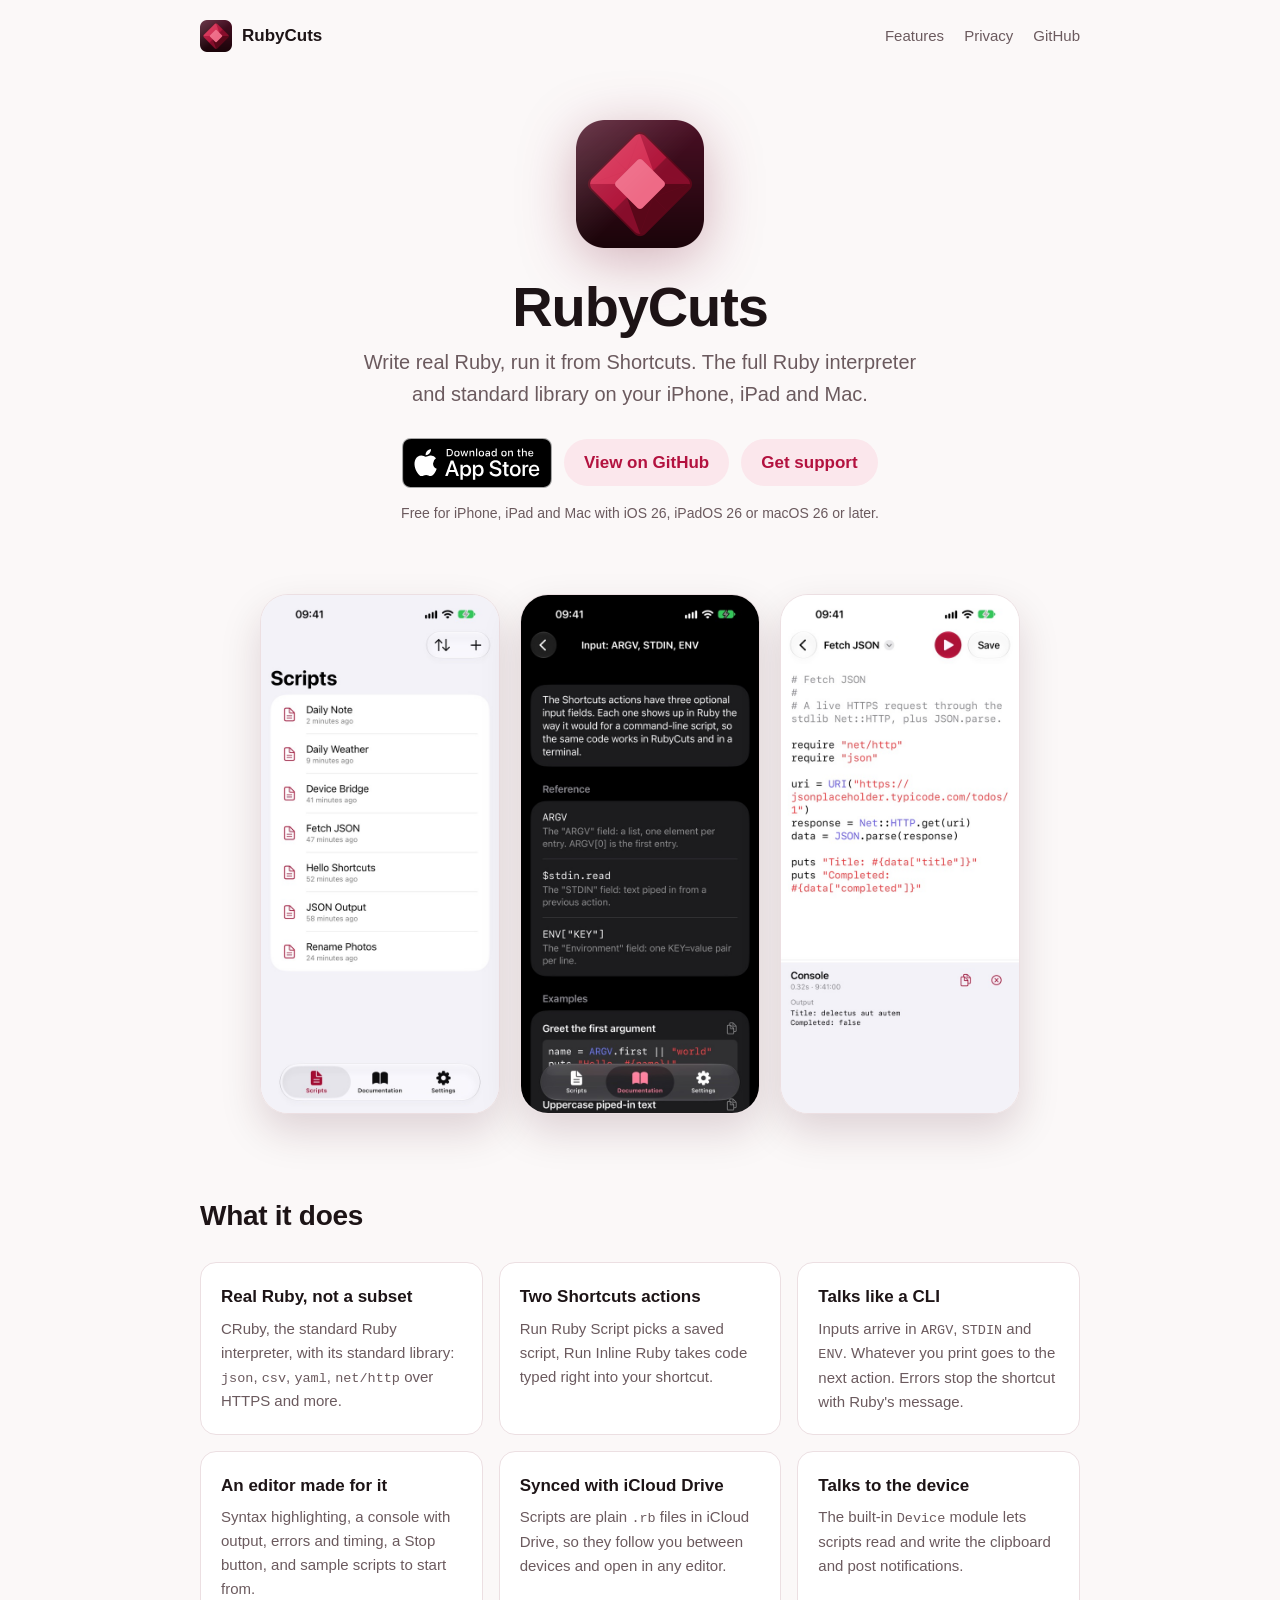
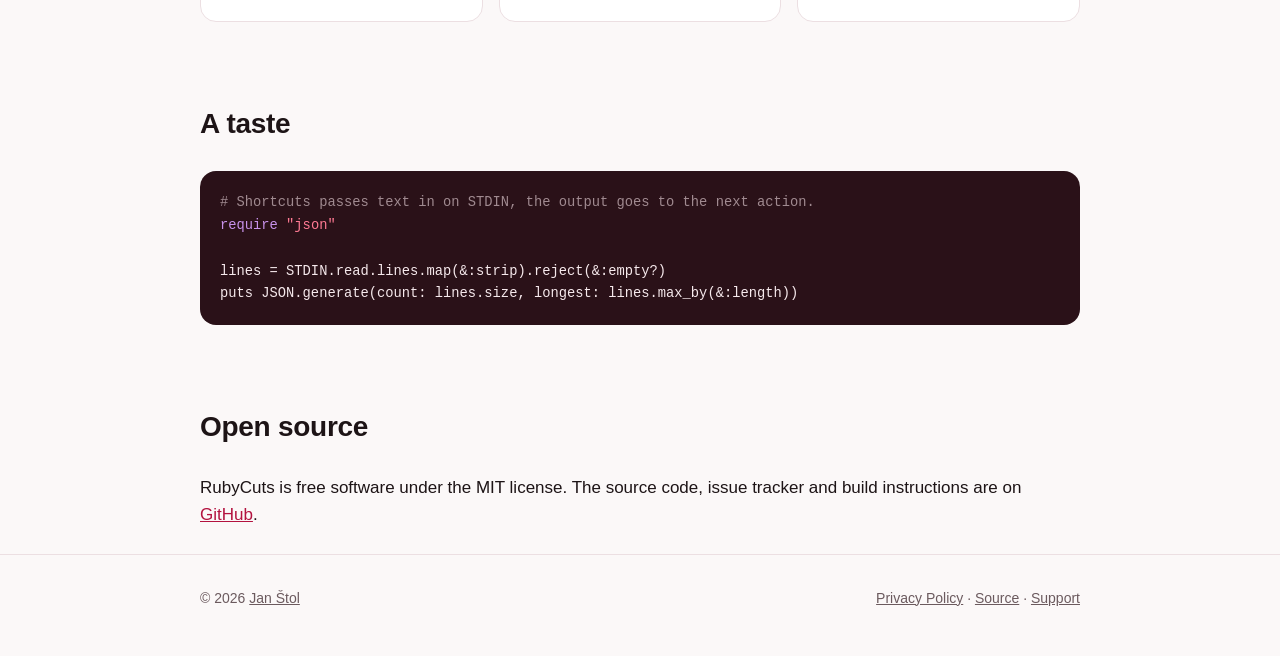
<file: index.html>
<!doctype html>
<html lang="en">
<head>
  <meta charset="utf-8">
  <meta name="viewport" content="width=device-width, initial-scale=1">
  <title>RubyCuts: Ruby scripts for Shortcuts</title>
  <meta name="description" content="Write real Ruby and run it from Apple Shortcuts. RubyCuts brings the full Ruby interpreter and standard library to iPhone, iPad and Mac.">
  <link rel="icon" href="assets/icon.png">
  <link rel="apple-touch-icon" href="assets/icon.png">
  <meta name="apple-itunes-app" content="app-id=6829294399">
  <link rel="stylesheet" href="style.css">
</head>
<body>
  <header class="site-header">
    <div class="wrap">
      <a class="brand" href="./"><img src="assets/icon.png" alt="">RubyCuts</a>
      <nav>
        <a href="#features">Features</a>
        <a href="privacy.html">Privacy</a>
        <a href="https://github.com/janstol/RubyCuts">GitHub</a>
      </nav>
    </div>
  </header>

  <main>
    <div class="hero wrap">
      <img class="icon" src="assets/icon.png" alt="RubyCuts app icon">
      <h1>RubyCuts</h1>
      <p class="tagline">Write real Ruby, run it from Shortcuts. The full Ruby interpreter and standard library on your iPhone, iPad and Mac.</p>
      <div class="buttons">
        <a class="app-store-badge" href="https://apps.apple.com/app/id6829294399">
          <picture>
            <source srcset="assets/app-store-badge-white.svg" media="(prefers-color-scheme: dark)">
            <img src="assets/app-store-badge-black.svg" alt="Download on the App Store" width="150" height="50">
          </picture>
        </a>
        <a class="button secondary" href="https://github.com/janstol/RubyCuts">View on GitHub</a>
        <a class="button secondary" href="https://github.com/janstol/RubyCuts/issues">Get support</a>
      </div>
      <p class="platforms">Free for iPhone, iPad and Mac with iOS 26, iPadOS 26 or macOS 26 or later.</p>
    </div>

    <div class="shots wrap">
      <img src="assets/01-list-light.jpg" alt="The script list on iPhone" loading="lazy">
      <img src="assets/04-documentation-dark.jpg" alt="The built-in documentation, showing the ARGV, STDIN and ENV guide" loading="lazy">
      <img src="assets/03-console-light.jpg" alt="The console showing a script's output" loading="lazy">
    </div>

    <section id="features" class="wrap">
      <h2>What it does</h2>
      <div class="features">
        <div class="feature">
          <h3>Real Ruby, not a subset</h3>
          <p>CRuby, the standard Ruby interpreter, with its standard library: <code>json</code>, <code>csv</code>, <code>yaml</code>, <code>net/http</code> over HTTPS and more.</p>
        </div>
        <div class="feature">
          <h3>Two Shortcuts actions</h3>
          <p>Run Ruby Script picks a saved script, Run Inline Ruby takes code typed right into your shortcut.</p>
        </div>
        <div class="feature">
          <h3>Talks like a CLI</h3>
          <p>Inputs arrive in <code>ARGV</code>, <code>STDIN</code> and <code>ENV</code>. Whatever you print goes to the next action. Errors stop the shortcut with Ruby's message.</p>
        </div>
        <div class="feature">
          <h3>An editor made for it</h3>
          <p>Syntax highlighting, a console with output, errors and timing, a Stop button, and sample scripts to start from.</p>
        </div>
        <div class="feature">
          <h3>Synced with iCloud Drive</h3>
          <p>Scripts are plain <code>.rb</code> files in iCloud Drive, so they follow you between devices and open in any editor.</p>
        </div>
        <div class="feature">
          <h3>Talks to the device</h3>
          <p>The built-in <code>Device</code> module lets scripts read and write the clipboard and post notifications.</p>
        </div>
      </div>
    </section>

    <section class="wrap">
      <h2>A taste</h2>
<pre class="example"><code><span class="c"># Shortcuts passes text in on STDIN, the output goes to the next action.</span>
<span class="k">require</span> <span class="s">"json"</span>

lines = STDIN.read.lines.map(&amp;:strip).reject(&amp;:empty?)
puts JSON.generate(count: lines.size, longest: lines.max_by(&amp;:length))</code></pre>
    </section>

    <section class="wrap">
      <h2>Open source</h2>
      <p>RubyCuts is free software under the MIT license. The source code, issue tracker and build instructions are on <a href="https://github.com/janstol/RubyCuts">GitHub</a>.</p>
    </section>
  </main>

  <footer class="site-footer">
    <div class="wrap">
      <span>&copy; 2026 <a href="https://stol.dev">Jan Štol</a></span>
      <span><a href="privacy.html">Privacy Policy</a> &middot; <a href="https://github.com/janstol/RubyCuts">Source</a> &middot; <a href="https://github.com/janstol/RubyCuts/issues">Support</a></span>
    </div>
  </footer>
</body>
</html>
</file>
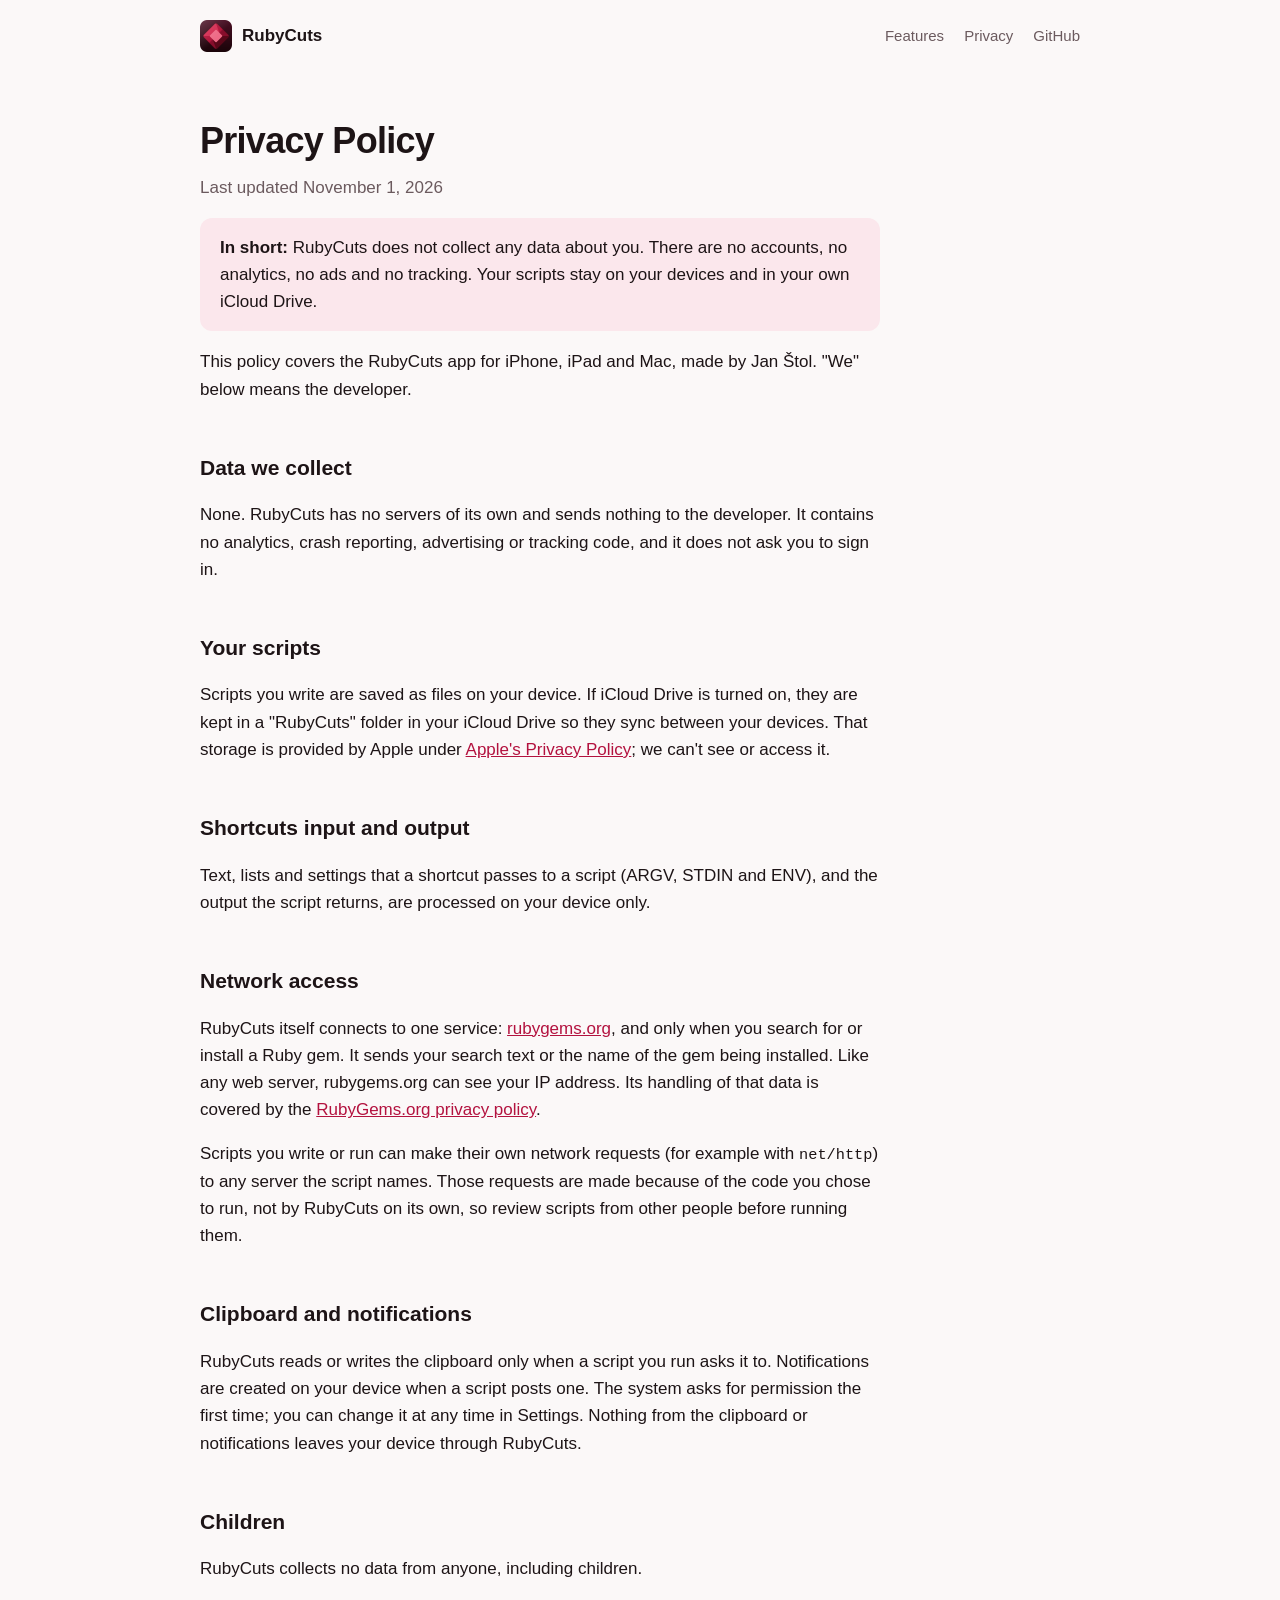
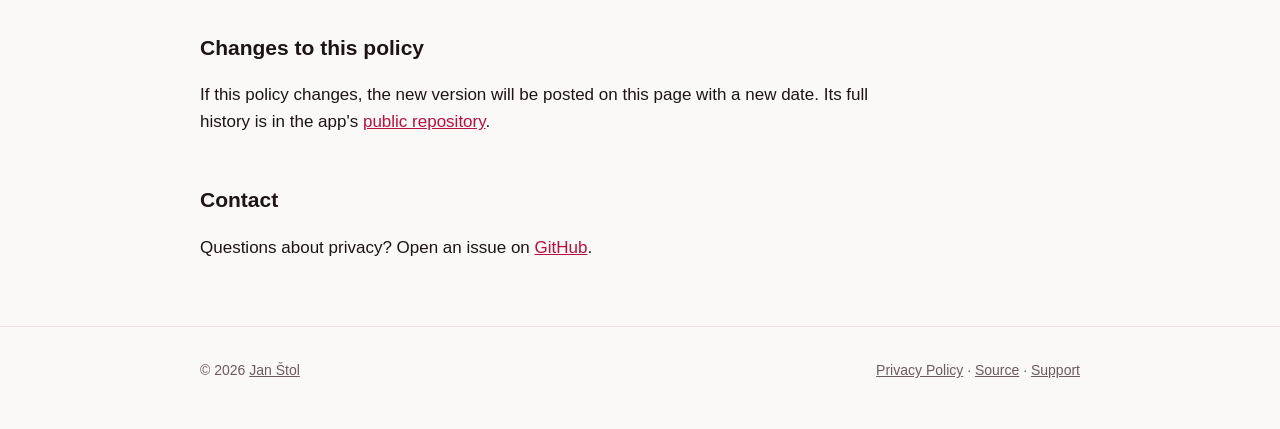
<file: privacy.html>
<!doctype html>
<html lang="en">
<head>
  <meta charset="utf-8">
  <meta name="viewport" content="width=device-width, initial-scale=1">
  <title>Privacy Policy - RubyCuts</title>
  <meta name="description" content="RubyCuts does not collect, store or share any personal data.">
  <link rel="icon" href="assets/icon.png">
  <link rel="apple-touch-icon" href="assets/icon.png">
  <link rel="stylesheet" href="style.css">
</head>
<body>
  <header class="site-header">
    <div class="wrap">
      <a class="brand" href="./"><img src="assets/icon.png" alt="">RubyCuts</a>
      <nav>
        <a href="./#features">Features</a>
        <a href="privacy.html">Privacy</a>
        <a href="https://github.com/janstol/RubyCuts">GitHub</a>
      </nav>
    </div>
  </header>

  <main class="wrap">
    <article class="prose">
      <h1>Privacy Policy</h1>
      <p class="updated">Last updated November 1, 2026</p>

      <p class="summary"><strong>In short:</strong> RubyCuts does not collect any data about you. There are no accounts, no analytics, no ads and no tracking. Your scripts stay on your devices and in your own iCloud Drive.</p>

      <p>This policy covers the RubyCuts app for iPhone, iPad and Mac, made by Jan Štol. "We" below means the developer.</p>

      <h2>Data we collect</h2>
      <p>None. RubyCuts has no servers of its own and sends nothing to the developer. It contains no analytics, crash reporting, advertising or tracking code, and it does not ask you to sign in.</p>

      <h2>Your scripts</h2>
      <p>Scripts you write are saved as files on your device. If iCloud Drive is turned on, they are kept in a "RubyCuts" folder in your iCloud Drive so they sync between your devices. That storage is provided by Apple under <a href="https://www.apple.com/legal/privacy/">Apple's Privacy Policy</a>; we can't see or access it.</p>

      <h2>Shortcuts input and output</h2>
      <p>Text, lists and settings that a shortcut passes to a script (ARGV, STDIN and ENV), and the output the script returns, are processed on your device only.</p>

      <h2>Network access</h2>
      <p>RubyCuts itself connects to one service: <a href="https://rubygems.org">rubygems.org</a>, and only when you search for or install a Ruby gem. It sends your search text or the name of the gem being installed. Like any web server, rubygems.org can see your IP address. Its handling of that data is covered by the <a href="https://rubygems.org/policies/privacy">RubyGems.org privacy policy</a>.</p>
      <p>Scripts you write or run can make their own network requests (for example with <code>net/http</code>) to any server the script names. Those requests are made because of the code you chose to run, not by RubyCuts on its own, so review scripts from other people before running them.</p>

      <h2>Clipboard and notifications</h2>
      <p>RubyCuts reads or writes the clipboard only when a script you run asks it to. Notifications are created on your device when a script posts one. The system asks for permission the first time; you can change it at any time in Settings. Nothing from the clipboard or notifications leaves your device through RubyCuts.</p>

      <h2>Children</h2>
      <p>RubyCuts collects no data from anyone, including children.</p>

      <h2>Changes to this policy</h2>
      <p>If this policy changes, the new version will be posted on this page with a new date. Its full history is in the app's <a href="https://github.com/janstol/RubyCuts/commits/gh-pages/privacy.html">public repository</a>.</p>

      <h2>Contact</h2>
      <p>Questions about privacy? Open an issue on <a href="https://github.com/janstol/RubyCuts/issues">GitHub</a>.</p>
    </article>
  </main>

  <footer class="site-footer">
    <div class="wrap">
      <span>&copy; 2026 <a href="https://stol.dev">Jan Štol</a></span>
      <span><a href="privacy.html">Privacy Policy</a> &middot; <a href="https://github.com/janstol/RubyCuts">Source</a> &middot; <a href="https://github.com/janstol/RubyCuts/issues">Support</a></span>
    </div>
  </footer>
</body>
</html>
</file>
<file: style.css>
:root {
  --bg: #fbf8f8;
  --surface: #ffffff;
  --text: #1d1416;
  --muted: #6b5a5e;
  --border: #ecdfe2;
  --accent: #b3123f;
  --accent-soft: #fbe7ec;
  --code-bg: #2a1118;
  --code-text: #f6e9ec;
  color-scheme: light dark;
}

@media (prefers-color-scheme: dark) {
  :root {
    --bg: #140c0e;
    --surface: #1e1316;
    --text: #f3e9eb;
    --muted: #b29fa4;
    --border: #36252a;
    --accent: #ff5c86;
    --accent-soft: #3a1620;
    --code-bg: #0c0607;
  }
}

* {
  box-sizing: border-box;
}

body {
  margin: 0;
  background: var(--bg);
  color: var(--text);
  font: 17px/1.6 -apple-system, BlinkMacSystemFont, "SF Pro Text", "Segoe UI", Roboto, sans-serif;
  -webkit-font-smoothing: antialiased;
}

a {
  color: var(--accent);
}

code,
pre {
  font-family: ui-monospace, "SF Mono", Menlo, Consolas, monospace;
  font-size: 0.9em;
}

.wrap {
  max-width: 920px;
  margin: 0 auto;
  padding: 0 20px;
}

/* Header */

.site-header {
  padding: 20px 0;
}

.site-header .wrap {
  display: flex;
  align-items: center;
  justify-content: space-between;
  gap: 16px;
}

.brand {
  display: flex;
  align-items: center;
  gap: 10px;
  color: var(--text);
  font-weight: 600;
  text-decoration: none;
}

.brand img {
  width: 32px;
  height: 32px;
}

.site-header nav {
  display: flex;
  gap: 20px;
  font-size: 15px;
}

.site-header nav a {
  color: var(--muted);
  text-decoration: none;
}

.site-header nav a:hover {
  color: var(--text);
}

/* Hero */

.hero {
  padding: 48px 0 32px;
  text-align: center;
}

.hero .icon {
  width: 128px;
  height: 128px;
  filter: drop-shadow(0 12px 28px rgba(120, 10, 40, 0.3));
}

.hero h1 {
  margin: 20px 0 8px;
  font-size: clamp(36px, 7vw, 56px);
  line-height: 1.1;
  letter-spacing: -0.02em;
}

.hero .tagline {
  max-width: 560px;
  margin: 0 auto;
  color: var(--muted);
  font-size: 20px;
}

.buttons {
  display: flex;
  flex-wrap: wrap;
  align-items: center;
  justify-content: center;
  gap: 12px;
  margin-top: 28px;
}

/* Apple's badge artwork, used as supplied; only its size is set here. */
.app-store-badge img {
  display: block;
  width: auto;
  height: 50px;
  cursor: pointer;
}

.button {
  display: inline-block;
  padding: 10px 20px;
  border-radius: 999px;
  font-weight: 600;
  text-decoration: none;
}

.button.primary {
  background: var(--accent);
  color: #fff;
}

.button.secondary {
  background: var(--accent-soft);
  color: var(--accent);
}

.platforms {
  margin-top: 14px;
  color: var(--muted);
  font-size: 14px;
}

/* Screenshots */

.shots {
  display: flex;
  justify-content: center;
  gap: 20px;
  padding: 24px 0 8px;
}

.shots img {
  width: 30%;
  max-width: 240px;
  border-radius: 28px;
  border: 1px solid var(--border);
  box-shadow: 0 18px 40px rgba(60, 10, 25, 0.15);
}

/* Sections */

/* .wrap sets horizontal padding, so vertical padding needs the more specific selector. */
section.wrap {
  padding-top: 72px;
  padding-bottom: 8px;
}

section h2 {
  margin: 0 0 24px;
  font-size: 28px;
  letter-spacing: -0.01em;
}

.features {
  display: grid;
  grid-template-columns: repeat(auto-fit, minmax(260px, 1fr));
  gap: 16px;
}

.feature {
  padding: 20px;
  border: 1px solid var(--border);
  border-radius: 16px;
  background: var(--surface);
}

.feature h3 {
  margin: 0 0 6px;
  font-size: 17px;
}

.feature p {
  margin: 0;
  color: var(--muted);
  font-size: 15px;
}

pre.example {
  overflow-x: auto;
  margin: 0;
  padding: 20px;
  border-radius: 16px;
  background: var(--code-bg);
  color: var(--code-text);
  line-height: 1.5;
}

.example .c { color: #a08a90; }
.example .s { color: #ff7a93; }
.example .k { color: #c792ea; }

/* Long-form text (privacy policy) */

.prose {
  max-width: 680px;
  padding: 24px 0 48px;
}

.prose h1 {
  margin: 16px 0 4px;
  font-size: 36px;
  letter-spacing: -0.02em;
}

.prose h2 {
  margin: 48px 0 8px;
  font-size: 21px;
}

.prose .updated {
  margin-top: 0;
  color: var(--muted);
}

.prose .summary {
  padding: 16px 20px;
  border-radius: 12px;
  background: var(--accent-soft);
}

/* Footer */

.site-footer {
  padding: 32px 0 48px;
  border-top: 1px solid var(--border);
  color: var(--muted);
  font-size: 14px;
}

.site-footer .wrap {
  display: flex;
  flex-wrap: wrap;
  justify-content: space-between;
  gap: 12px;
}

.site-footer a {
  color: var(--muted);
}

@media (max-width: 560px) {
  .site-header nav {
    gap: 14px;
  }

  .shots {
    gap: 10px;
  }

  .shots img {
    border-radius: 16px;
  }
}
</file>
